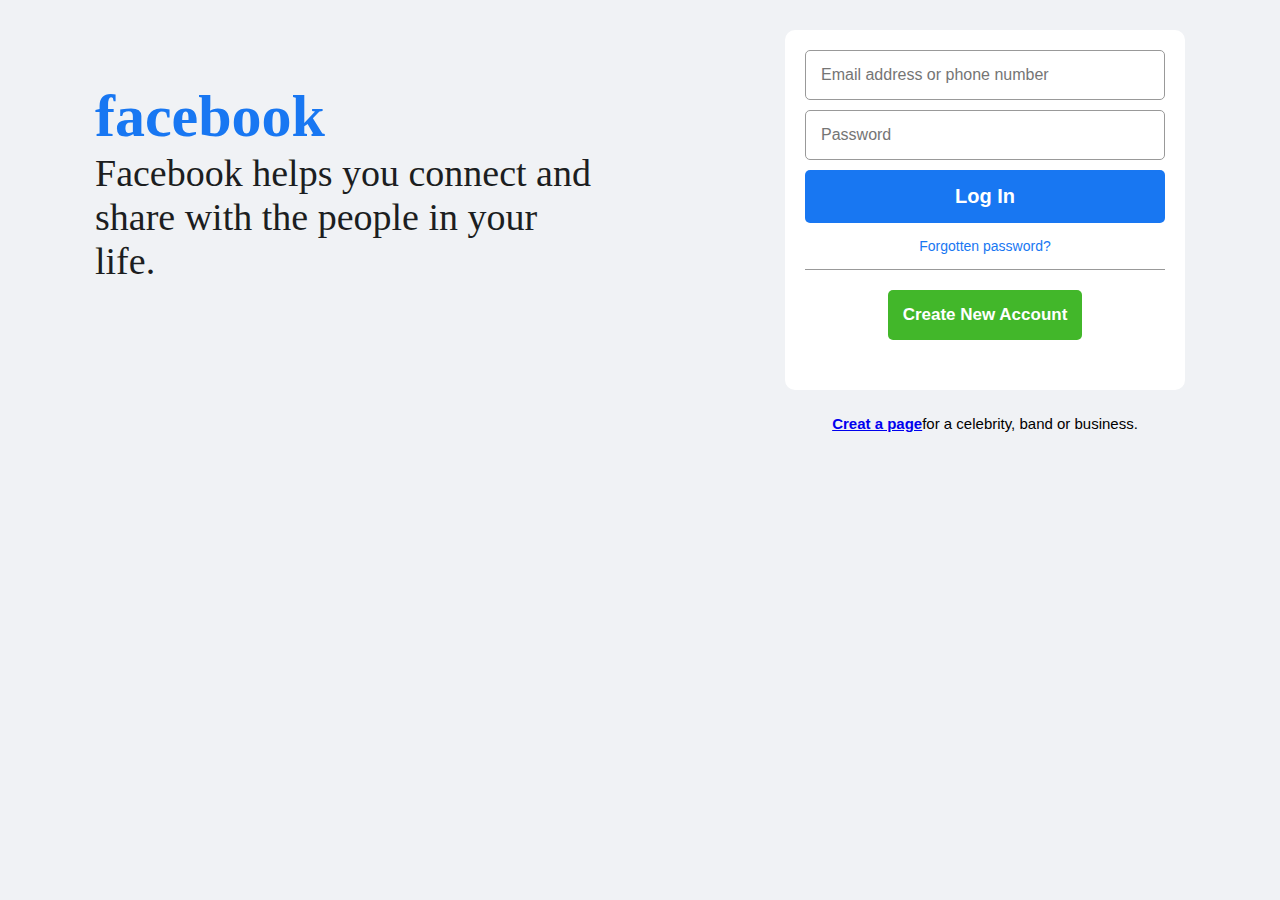
<file: index/index.html>
<!DOCTYPE html>
<html lang="en">
<head>
    <meta charset="UTF-8">
    <meta http-equiv="X-UA-Compatible" content="IE=edge">
    <meta name="viewport" content="width=device-width, initial-scale=1.0">
    <link rel="stylesheet" href="../css/style.css">
    <link rel="icon" href="../images/2021_Facebook_icon.svg.png">
    <title>2 Facebook Clon</title>
</head>
<body>
    <div class="container">
<div class="left">
<h1>facebook</h1>
<p> Facebook helps you connect and share with the people in your life. </p>
</div>
<div class="right">
    <form action="">
        <input type="text" placeholder="Email address or phone number">
        <input type="password" placeholder="Password">
        <a href="#" class="loginBtn">Log In</a>
        <a href="#" class="forget">Forgotten password?</a>
        <div class="sign-up">
            <a href="./index2.html" class="signupBtn">Create New Account</a>
        </div>
    </form>
    <a href="#"><p><b>Creat a page</b></a>for a celebrity, band or business.</p>
</div>
    </div>









</body>
</html>
</file>
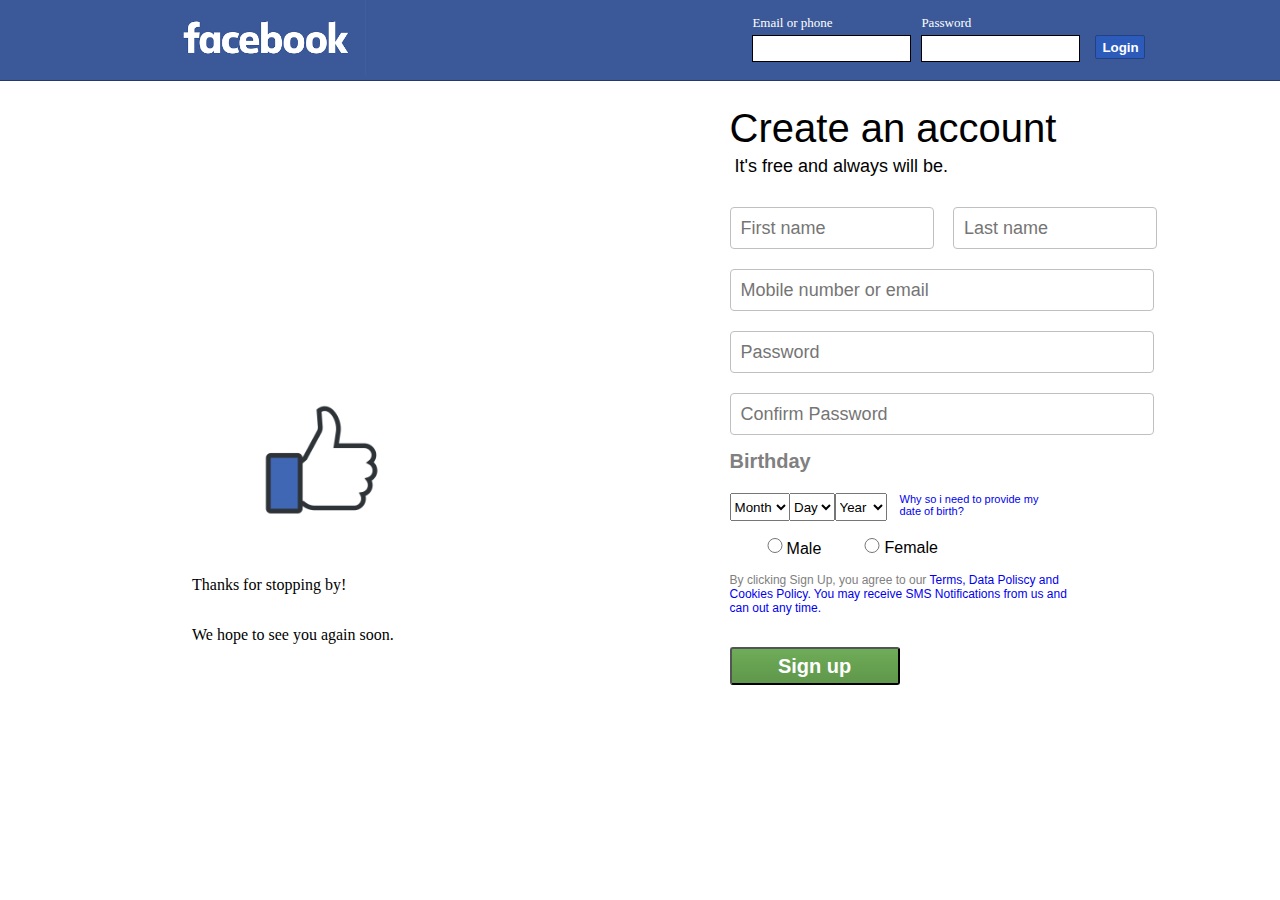
<file: index/index2.html>
<!DOCTYPE html>
<html lang="en">
<head>
    <meta charset="UTF-8">
    <meta http-equiv="X-UA-Compatible" content="IE=edge">
    <meta name="viewport" content="width=device-width, initial-scale=1.0">
    <!-- <link rel="stylesheet" href="https://cdnjs.cloudflare.com/ajax/libs/font-awesome/6.0.0/css/all.min.css" integrity="sha512-9usAa10IRO0HhonpyAIVpjrylPvoDwiPUiKdWk5t3PyolY1cOd4DSE0Ga+ri4AuTroPR5aQvXU9xC6qOPnzFeg==" crossorigin="anonymous" referrerpolicy="no-referrer" /> -->
    <link href="https://fonts.googleapis.com/icon?family=Material+Icons"
      rel="stylesheet">
    <link rel="icon" href="../images/2021_Facebook_icon.svg.png">
    <title>Facebook Clone</title>
    <link rel="stylesheet" href="../css/style2.css">
</head>
<body>
    <nav class="navbar">
  <img class="logo" src="../images/fb-svg.png">
  <form class="login_form">
    <div class="email">
      <div class="font"> Email or phone</div>
      <input type="text" name ="">
    </div>

    <div class="password">
      <div class="font">Password</div>
      <input type="password" name="">
    </div>

    <button class="login_btn">Login</button>
     </form>
    </nav>

 <section>
   <div class="logo_body">
     <img class="logo_liked" src="../images/facebook-like.png">
     <!-- <div class="logo_body_1">
       <div class="logo_body_1_up"></div>
       <div class="logo_body_2_down"></div>
     </div>
     <div class="logo_body_2">
       <div class="logo_body_2_up"></div>
       <div class="logo_body_2_down"></div>
     </div>
     <img src=""> -->
     <p class="like_font font1">Thanks for stopping by!</p> 
     <p class="like_font">We hope to see you again soon.</p>
   </div>
   <div class="signup_body">
     <p class="acc_crt"> Create an account</p>
     <p class="free_hint">It's free and always will be.</p>
     <form class="signup_form">
       <div>
         <input class="firstname" type="text" name="" placeholder="First name">
         <input class="lastname" type="text" name="" placeholder="Last name">
         <input class="email" type="password" name="" placeholder="Mobile number or email">
         <input class="password" type="text" name="" placeholder="Password">
         <input class="password2" type="password" name="" placeholder="Confirm Password">
        </div>

        <p class="birthday">Birthday</p>

        <div class="birth_date">
          <select class="month">
            <option>Month</option><option>Jan</option><option>Feb</option><option>Mar</option>
            <option>Apr</option><option>May</option><option>Jun</option><option>Jul</option>
            <option>Aug</option><option>Sep</option><option>Oct</option><option>Nov</option>
            <option>Dec</option>
          </select>

          <select class="day">
            <option>Day</option> <option>1</option> <option>2</option> <option>3</option> 
            <option>4</option> <option>5</option> <option>6</option> <option>7</option> 
            <option>8</option> <option>9</option> <option>10</option> <option>11</option> 
            <option>12</option> <option>13</option> <option>14</option> <option>15</option>
            <option>16</option> <option>17</option> <option>18</option>  <option>19</option>
            <option>20</option> <option>21</option> <option>22</option> <option>23</option>
            <option>24</option> <option>25</option> <option>26</option> <option>27</option>
            <option>28</option> <option>29</option> <option>30</option> 
          </select>


          <select class="year">
            <option>Year</option><option>1970</option><option>1971</option><option>1972</option>
            <option>1973</option><option>1974</option><option>1975</option><option>1976</option>
            <option>1977</option><option>1978</option><option>1979</option><option>1980</option>
            <option>1981</option><option>1982</option><option>1983</option><option>1984</option>
            <option>1985</option><option>1986</option><option>1987</option><option>1988</option>
            <option>1989</option><option>1990</option><option>1991</option><option>1992</option>
            <option>1993</option><option>1994</option><option>1995</option><option>1996</option>
            <option>1997</option><option>1998</option><option>1999</option><option>2000</option>
            <option>2001</option><option>2002</option><option>2003</option><option>2004</option>
            <option>2005</option>

          </select>

          
 <p class="brth_hint"><a href="#">Why so i need to provide my date of birth?</a></p>
        </div>

 <input type="radio" name="gender" value="male">
 <input type="radio" name="gender" value="female">

 <p class="font">Male</p>
 <p class="font font2">Female</p>
  
 <p class="agreement">By clicking Sign Up, you agree to our <a href="#">Terms, Data Poliscy and Cookies Policy. You may receive SMS Notifications from us and can out any time.</a></p>
 
 <button class="signup"> Sign up </button>
 
   </div>




 </section>



</body>
</html>
</file>
<file: css/style.css>
* {
    margin: 0;
    padding: 0;
    box-sizing: border-box;
}

body{
    display: flex;
    justify-content: center;
    align-items: center;
    width: 100%;
    height: 100%;
    background-color: #f0f2f5;
    
}

.container {
    width: 100%;
    height: 100%;
    display: flex;
    justify-content: space-around;
    align-items: center;
}

.left, .right, form {
    display: flex;
    flex-direction: column;
    align-content: center;
    align-items: center;
    justify-content: center;
}

.left {
    width:  500px;
    align-items: flex-start;
}

.left h1 {
    font-family: "facebook letter faces";
    font-size: 60px;
    color: #1877f2;
}

.left p{
    font-size: 38px;
    color: #1c1e21;
    height: 200px;
    font-family: "Roboto Condensed". sans-serif;

}

.right {
    width: 400px;
    margin-top: 30px;
}


form{
    background-color: #fff;
    border-radius: 10px;
    width: 400px;
    display: flex;
    padding: 20px;
    margin-bottom: 25px;
    box-shadow: 0 4px 8px 0 rgba(0,0,0, .2). 0 6px 20px 0 rgba(0,0,0, .19);
}


form input {
    width: 100%;
    padding: 15px;
    margin-bottom: 10px;
    border-radius: 5px;
    border: 1px solid #999;
    outline: none;
    font-size: 16px;
}


.loginBtn {
    background-color: #1877F2;
    padding: 15px;
    text-decoration: none;
    text-align: center;
    width: 100%;
    border-radius: 5px;
    color: #fff;
    font-size: 20px;
    font-family: 'Arial';
    font-weight: 700;
    transition: 0.5s;

}

.loginBtn:hover {
background-color: #4257b2;

}

.forget {
    margin: 15px 0;
    text-decoration: none;
    color: #1877f2;
    font-family: 'Arial';
    font-size: 14px;
}

.sign-up {
    padding-top: 20px;
    border-top: 1px solid #999;
    width: 100%;
    display: flex;
    justify-content: center;
    margin-bottom: 30px;
}

.signupBtn {
    background-color: #42b72a;
    padding: 15px;
    text-align: center;
    text-decoration: none;
    border-radius: 5px;
    color: #fff;
    font-size: 17px;
    font-family: 'Arial';
    font-weight: 600;
    transition: 0.5s;
}

.signupBtn:hover{
    background-color: green;
}

.right p{
    font-family: 'Arial';
    font-size: 15px;
}

@media(max-width:950px) {
    .container {
        flex-direction: col
        
}

.left {
    width: 400px;
    align-items: center;
    align-content: center;   
}

.left p {
    height: 75px;
}
</file>
<file: css/style2.css>
body {
    margin: 0;
    padding: 0;
}

.navbar {
    height: 80px;
    width: 100%;
    /* background: linear-gradient(#48649F, #3b5998); */
    background-color: #3B5998;
    border-bottom: 1px solid #253a69;
}

.logo {
    position: absolute;
    height: 75px;
    width: 200px;
    left: 13%;
    padding-top: 0;
    
}

.login_form {
    display: flex;
    position: absolute;
    font-family: verdana;
    left: 58%;
    top: 15px;
}

.login_form .email,
.login_form .password {
    padding-left: 10px;
}

.login_form .email .font,
.login_form .password .font {
    font-size: 13px;
    padding-bottom: 4px;
    color: #fff;
}

.login_form .email input,
.login_form .password input {
    height: 23px;
    width: 150px;
    padding-left: 5px;
    border: 1px solid black;
    outline: none;
}

.login_btn {
    height: 24px;
    width: 50px;
    font-weight: 600;
    margin-left: 15px;
    margin-top: 20px;
    border-radius: 2px;
    outline: none;
    cursor: pointer;
    color: #fff;
    background: #2d5bba;
    border: 1px solid #224285;
    
}

.login_btn:hover {
    background: #3B5998;
}

section{
    display: flex;/
    height: 614px;
    width: 100%;
    top: 800px;
    background: linear-gradient(#FDFDFE; #EFF1F6; #E3E6F0; #D6DBEA);
    font-family: verdana;
    margin-bottom: 30px;
}

.logo_body{
    position: absolute;
    left: 15%;
    top: 40%;
    display: flex;
    flex-direction: column;
    /* justify-content: center; */
}

.logo_liked{
    height: 200px;

}

/* .logo_body_1{
    border: 1px solid black;
    height: 170px;
    width: 150px;
    border-radius: 10px;
    margin-right: 20px;
}

.logo_body_1_up{
height: 70%;
width: 100%;
border: 1px solid green;
border-radius: 10px;
border-bottom-left-radius: 0;
border-bottom-right-radius: 0;
}

.logo_body_1_down {
height: 30%;
width: 100%;

}

.logo_body_2{
    border: 1px solid black;
    height: 170px;
    width: 150px;
    border-radius: 10px;
}

.logo_body_2_up{
    height: 70%;
    width: 100%;
    border: 1px solid green;
    border-radius: 10px;
    border-bottom-left-radius: 0;
    border-bottom-right-radius: 0;
}

.logo_body_2_down {
    height: 30%;
    width: 100%;
} */


.signup_body {
    font-family: arial;
    position: absolute;
    left: 57%;
  
}

.signup_body .acc_crt {
    font-size: 40px;
    margin: 25px 0;
}

.signup_body .free_hint {
    margin: -20px 5px;
    font-size: 18px;
}

.signup_body .signup_form input{
    margin-top: 50px;
    height: 38px;
    width: 190px;
    padding-left: 10px;
    font-size: 18px;
    border: 1px solid silver;
    border-radius: 4px;
}

.signup_body .signup_form .lastname {
    margin-left: 15px;
}


.signup_body .signup_form .email,
.signup_body .signup_form .password,
.signup_body .signup_form .password2 {
    margin-top: 20px;
    width: 410px;
}

.signup_body .signup_form .birthday {
    margin-top:15px;
    font-size: 20px;
    font-weight: bold;
    color: grey;
}

.signup_body .signup_form .birth_date {
    margin-top: 5px;
}

.signup_body .signup_form .month,
.signup_body .signup_form .day,
.signup_body .signup_form .year {
    height: 28px;
}

.signup_body .signup_form .day,
.signup_body .signup_form .year {
    margin-left: -5px;
}

.signup_body .signup_form .brth_hint {
    font-size: 11px;
    padding-left: 170px;
    margin-top: -28px;
    width: 150px;
}

.signup_body .signup_form a {
    text-decoration: none;
}

.signup_body .signup_form a:hover {
    text-decoration: underline;
}

.signup_body .signup_form input[type="radio"]{
    height: 15px;
    margin-left: -50px;
    margin-top: 10px;
}


.signup_body .signup_form input[value="female"]{
    margin-left: -100px;

}

.signup_body .signup_form .font{
    margin-left: 57px;
    margin-top: -17px;
}

.signup_body .signup_form .font.font2 {
    margin-left: 155px;
    margin-top: -35px;

}

.signup_body .signup_form .agreement {
    margin-top: 15px;
    font-size: 12px;
    width: 350px;
    color: grey;
}

.signup_body .signup_form  .signup {
    margin-top: 20px;
    height: 38px;
    width: 170px;
    color: #fff;
    font-size: 20px;
    font-weight: 600;
    border: 1px solid #0006117;
    border-radius: 3px;
    cursor: pointer;
    outline: none;
    background: linear-gradient(#6fad5a, #66a150, #60974C); 
}
 .signup_body .signup_form .signup:hover {
     background: linear-gradient(#74b85e; #598B45);
 }


.signup button{
</file>
